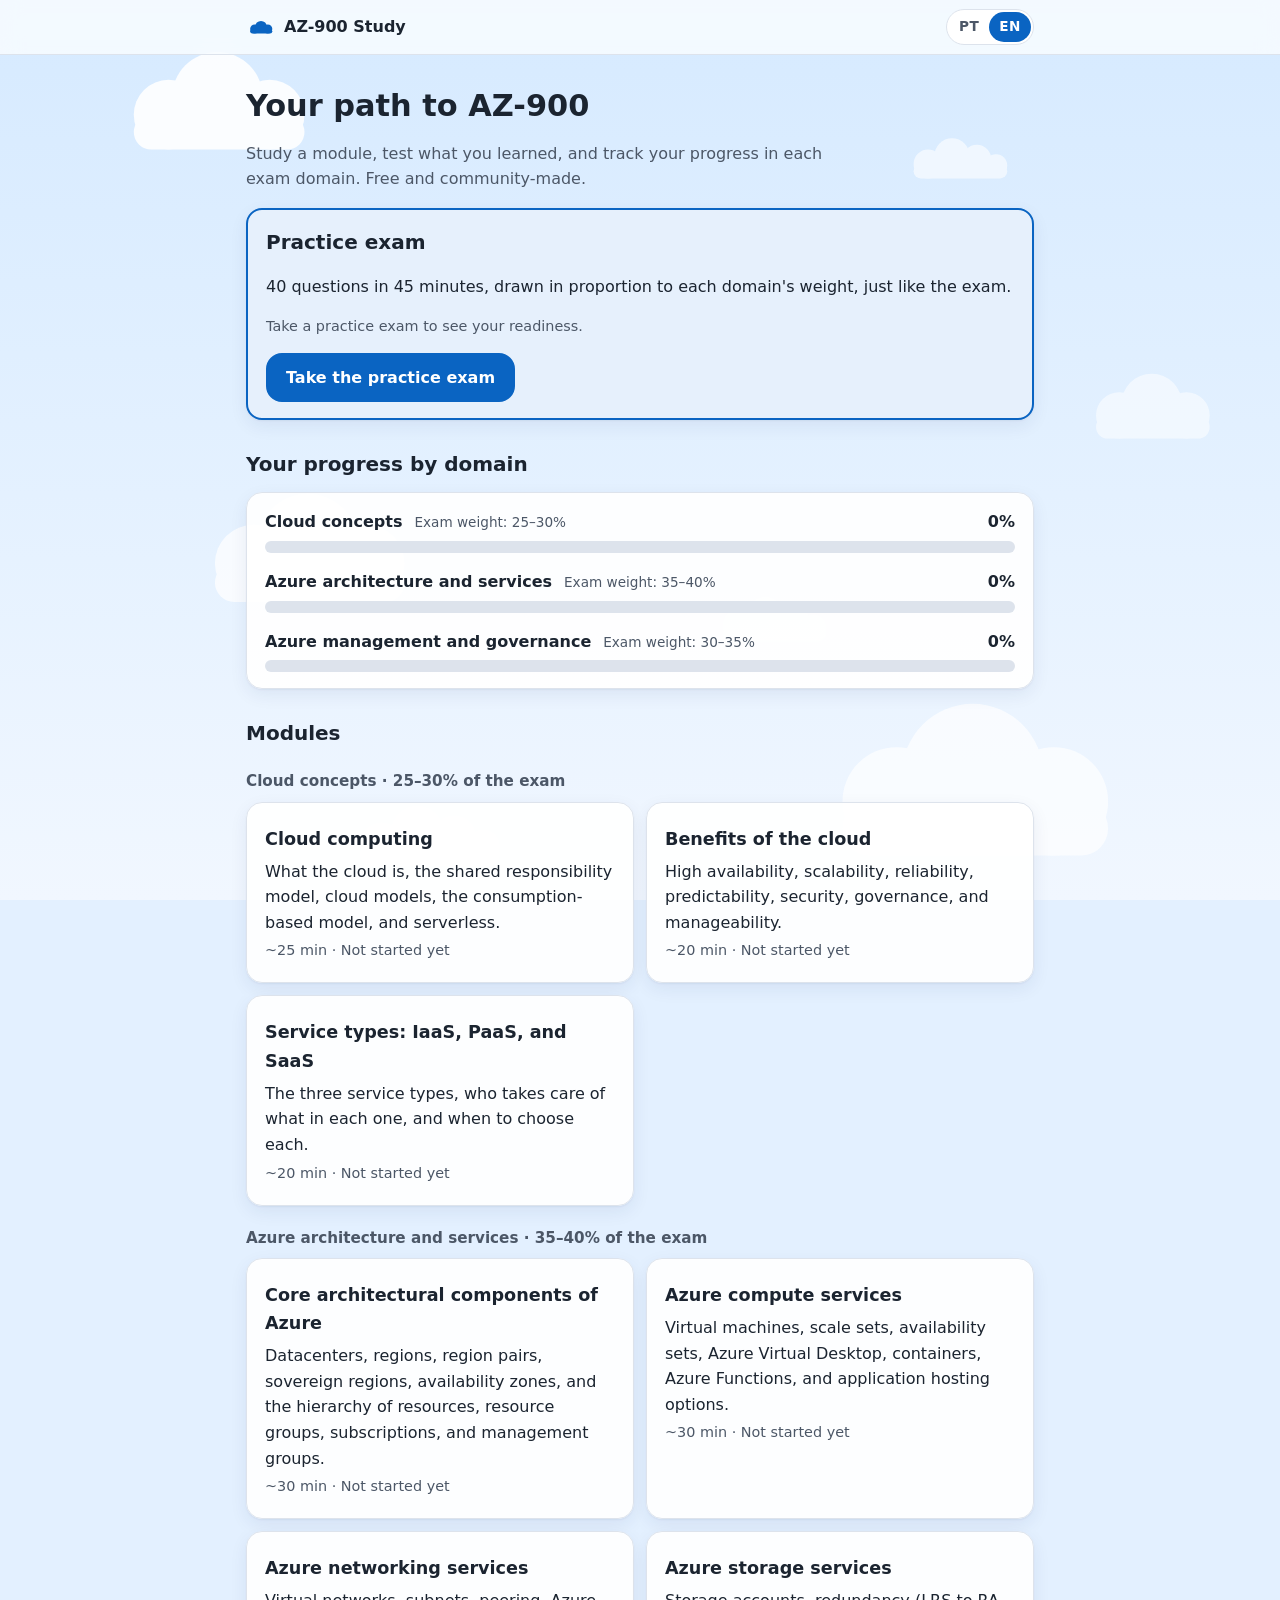
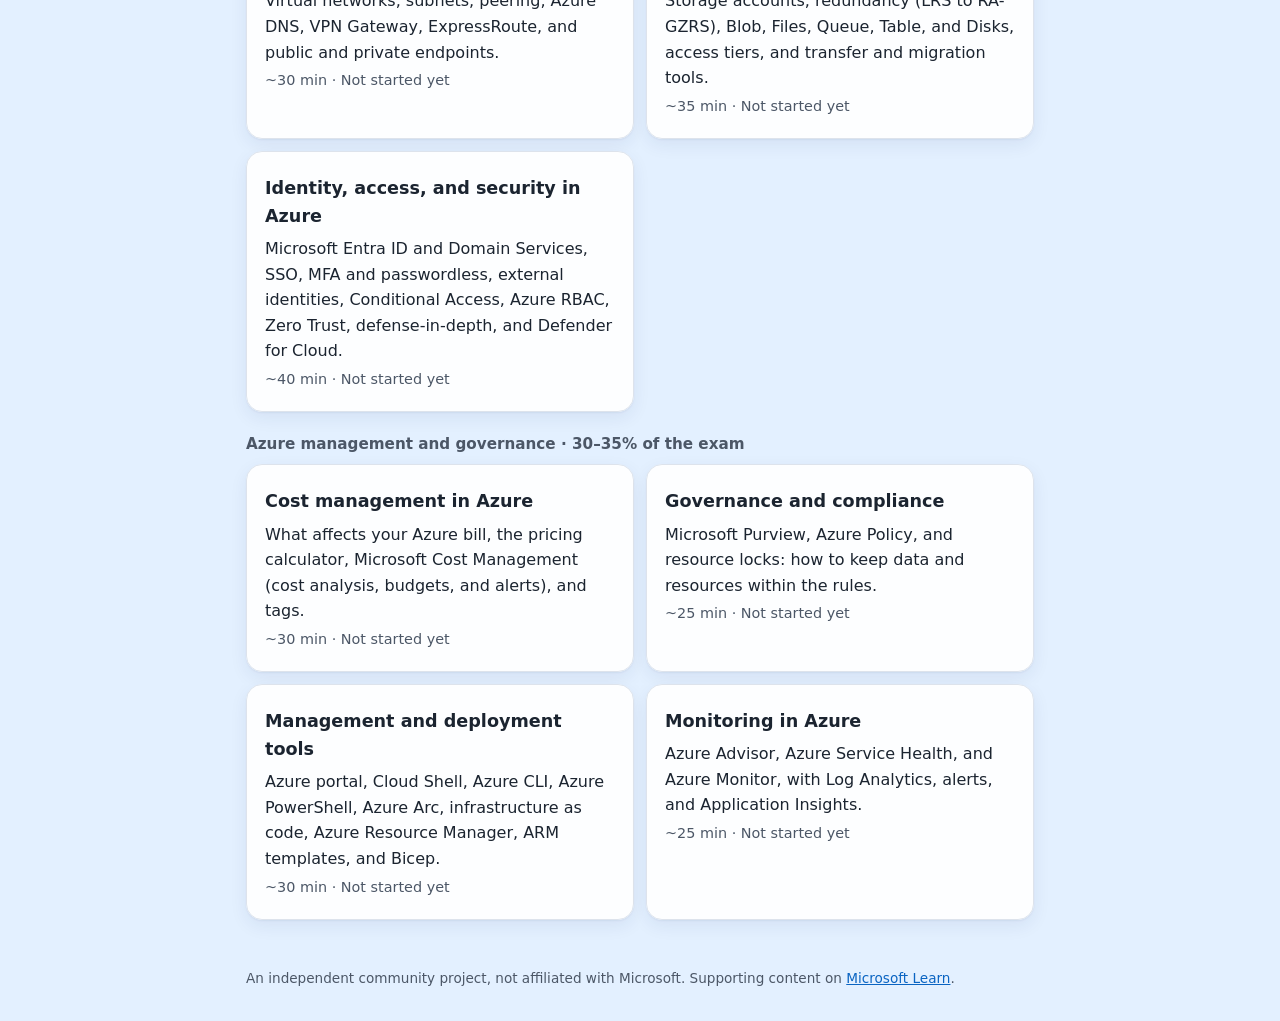
<file: index.html>
<!DOCTYPE html>
<html lang="pt-BR" data-titulo="titulo.home">
  <head>
    <meta charset="UTF-8" />
    <meta name="viewport" content="width=device-width, initial-scale=1" />
    <title>Estudo AZ-900</title>
    <script src="js/i18n.js"></script>
    <meta
      name="description"
      content="Ferramenta gratuita e aberta para estudar para a certificação Microsoft Azure Fundamentals (AZ-900)."
      data-i18n-content="meta.descricao"
    />
    <link rel="icon" href="favicon.svg" type="image/svg+xml" />
    <link rel="stylesheet" href="css/estilo.css" />
  </head>
  <body>
    <header class="topo">
      <div class="topo-conteudo">
        <a class="marca" href="index.html" data-i18n="marca"></a>
        <div class="idiomas"></div>
      </div>
    </header>

    <main id="conteudo" class="pagina">
      <section class="abertura">
        <h1 data-i18n="home.h1"></h1>
        <p data-i18n="home.abertura"></p>
      </section>

      <section class="cartao chamada-simulado" aria-labelledby="titulo-simulado">
        <h2 id="titulo-simulado" data-i18n="home.simuladoTitulo"></h2>
        <p data-i18n="home.simuladoTexto"></p>
        <div id="prontidao" class="prontidao">
          <p class="detalhe" data-i18n="prontidao.vazia"></p>
        </div>
        <div class="acoes">
          <a class="botao" href="simulado.html" data-i18n="home.simuladoBotao"></a>
        </div>
      </section>

      <section>
        <h2 data-i18n="home.progressoTitulo"></h2>
        <div id="dominios" class="cartao"></div>
      </section>

      <section>
        <h2 data-i18n="home.modulosTitulo"></h2>
        <div id="modulos"></div>
      </section>
    </main>

    <footer class="rodape">
      <span data-i18n="rodape.texto"></span>
      <a data-i18n="rodape.link" data-i18n-href="rodape.url" href="https://learn.microsoft.com/pt-br/credentials/certifications/resources/study-guides/az-900"></a>.
    </footer>

    <script src="js/comum.js"></script>
    <script src="js/progresso.js"></script>
    <script src="js/home.js"></script>
  </body>
</html>
</file>
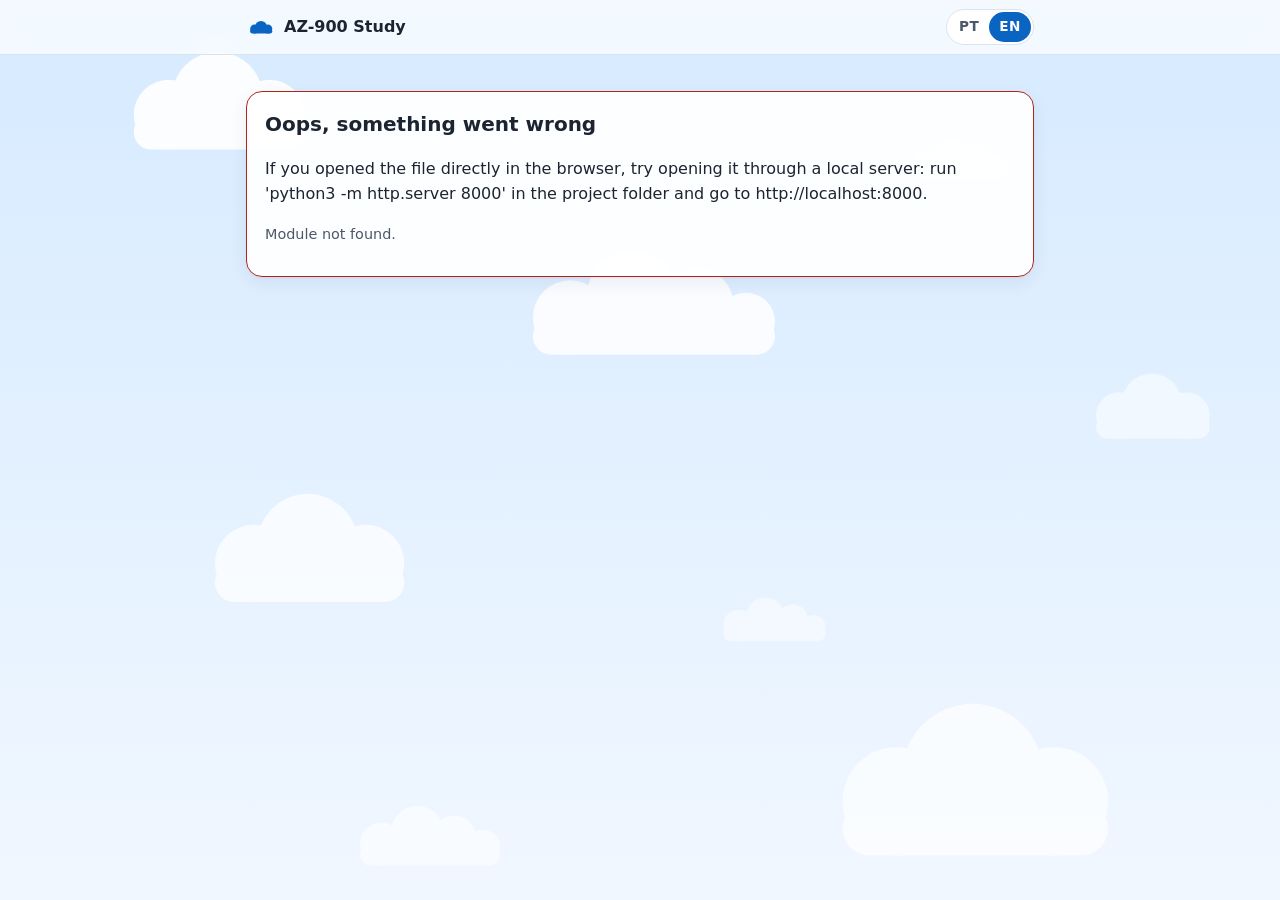
<file: modulo.html>
<!DOCTYPE html>
<html lang="pt-BR" data-titulo="titulo.modulo">
  <head>
    <meta charset="UTF-8" />
    <meta name="viewport" content="width=device-width, initial-scale=1" />
    <title>Estudo AZ-900</title>
    <script src="js/i18n.js"></script>
    <link rel="icon" href="favicon.svg" type="image/svg+xml" />
    <link rel="stylesheet" href="css/estilo.css" />
  </head>
  <body>
    <header class="topo">
      <div class="topo-conteudo">
        <a class="marca" href="index.html" data-i18n="marca"></a>
        <div class="idiomas"></div>
      </div>
    </header>

    <main id="conteudo" class="pagina">
      <p data-i18n="carregando"></p>
    </main>

    <script src="js/comum.js"></script>
    <script src="js/progresso.js"></script>
    <script src="js/modulo.js"></script>
  </body>
</html>
</file>
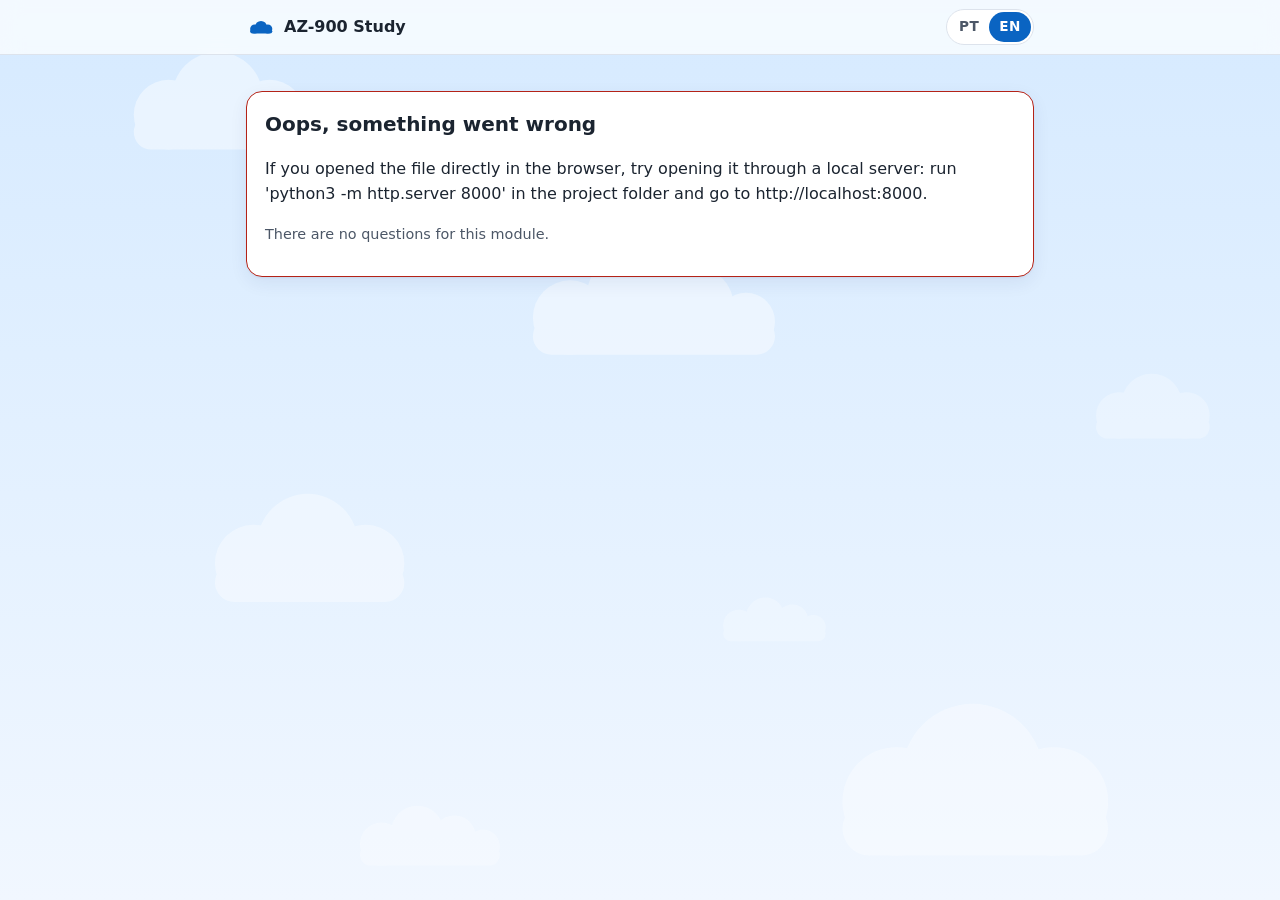
<file: quiz.html>
<!DOCTYPE html>
<html lang="pt-BR" data-titulo="titulo.quiz">
  <head>
    <meta charset="UTF-8" />
    <meta name="viewport" content="width=device-width, initial-scale=1" />
    <title>Estudo AZ-900</title>
    <script src="js/i18n.js"></script>
    <link rel="icon" href="favicon.svg" type="image/svg+xml" />
    <link rel="stylesheet" href="css/estilo.css" />
  </head>
  <body class="pagina-foco">
    <header class="topo">
      <div class="topo-conteudo">
        <a class="marca" href="index.html" data-i18n="marca"></a>
        <div class="idiomas"></div>
      </div>
    </header>

    <main id="conteudo" class="pagina">
      <p data-i18n="carregando"></p>
    </main>

    <script src="js/comum.js"></script>
    <script src="js/progresso.js"></script>
    <script src="js/quiz.js"></script>
  </body>
</html>
</file>
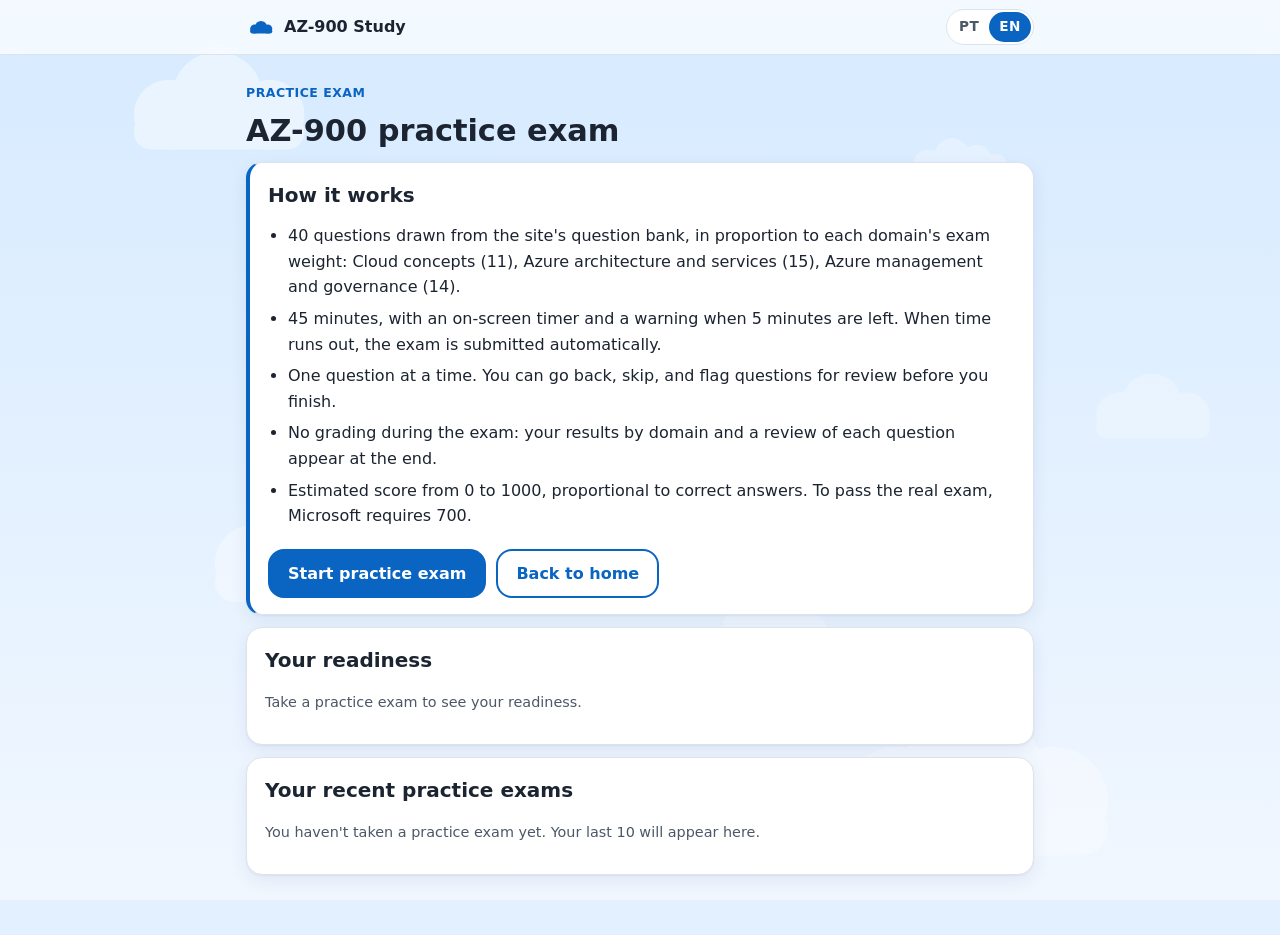
<file: simulado.html>
<!DOCTYPE html>
<html lang="pt-BR" data-titulo="titulo.simulado">
  <head>
    <meta charset="UTF-8" />
    <meta name="viewport" content="width=device-width, initial-scale=1" />
    <title>Estudo AZ-900</title>
    <script src="js/i18n.js"></script>
    <link rel="icon" href="favicon.svg" type="image/svg+xml" />
    <link rel="stylesheet" href="css/estilo.css" />
  </head>
  <body class="pagina-foco">
    <header class="topo">
      <div class="topo-conteudo">
        <a class="marca" href="index.html" data-i18n="marca"></a>
        <div class="idiomas"></div>
      </div>
    </header>

    <main id="conteudo" class="pagina">
      <p data-i18n="carregando"></p>
    </main>

    <script src="js/comum.js"></script>
    <script src="js/progresso.js"></script>
    <script src="js/simulado.js"></script>
  </body>
</html>
</file>
<file: css/estilo.css>
/* Cores e tamanhos ficam todos aqui, em variáveis. Para mudar o visual, mexa só neste bloco. */
:root {
  --fundo: #e3f0ff;
  --superficie: #ffffff;
  --superficie-cartao: rgba(255, 255, 255, 0.92);
  --vidro: rgba(255, 255, 255, 0.72);
  --sombra: 0 1px 2px rgba(16, 48, 96, 0.06), 0 6px 18px rgba(16, 48, 96, 0.07);
  --sombra-elevada: 0 2px 4px rgba(16, 48, 96, 0.08), 0 12px 28px rgba(16, 48, 96, 0.12);
  --texto: #1b2430;
  --texto-suave: #4c5767;
  --borda: #dde3ec;
  --destaque: #0a64c2;
  --destaque-texto: #ffffff;
  --certo: #1b7f4b;
  --certo-fundo: #e3f4ea;
  --erro: #b42318;
  --erro-fundo: #fdeae8;
  --destaque-fundo: #e6f0fc;
  --alerta: #9a5b00;
  --alerta-fundo: #fff4e0;
  --raio: 16px;

  /* Céu animado (camada de fundo criada por js/comum.js) */
  --ceu: linear-gradient(180deg, #d6eaff 0%, #e4f1ff 55%, #f1f7ff 100%);
  --nuvem-a: url("data:image/svg+xml,%3Csvg xmlns='http://www.w3.org/2000/svg' viewBox='0 0 132 62'%3E%3Cg fill='%23fff'%3E%3Ccircle cx='38' cy='40' r='20'/%3E%3Ccircle cx='66' cy='30' r='26'/%3E%3Ccircle cx='96' cy='40' r='20'/%3E%3Crect x='18' y='40' width='98' height='20' rx='10'/%3E%3C/g%3E%3C/svg%3E");
  --nuvem-b: url("data:image/svg+xml,%3Csvg xmlns='http://www.w3.org/2000/svg' viewBox='0 0 160 56'%3E%3Cg fill='%23fff'%3E%3Ccircle cx='40' cy='36' r='18'/%3E%3Ccircle cx='70' cy='26' r='22'/%3E%3Ccircle cx='101' cy='30' r='18'/%3E%3Ccircle cx='125' cy='38' r='14'/%3E%3Crect x='22' y='36' width='117' height='18' rx='9'/%3E%3C/g%3E%3C/svg%3E");
  --brilho-nuvens: 1; /* multiplica a opacidade de cada nuvem */
  --intensidade: 1; /* menor nas páginas de quiz/simulado */
  --icone-nuvem: url("data:image/svg+xml,%3Csvg xmlns='http://www.w3.org/2000/svg' viewBox='0 0 132 62'%3E%3Cg fill='%230a64c2'%3E%3Ccircle cx='38' cy='40' r='20'/%3E%3Ccircle cx='66' cy='30' r='26'/%3E%3Ccircle cx='96' cy='40' r='20'/%3E%3Crect x='18' y='40' width='98' height='20' rx='10'/%3E%3C/g%3E%3C/svg%3E");
}

/* Modo escuro automático, conforme a configuração do aparelho. */
@media (prefers-color-scheme: dark) {
  :root {
    --fundo: #0a152c;
    --superficie: #17212e;
    --superficie-cartao: rgba(23, 33, 46, 0.92);
    --vidro: rgba(15, 24, 38, 0.72);
    --sombra: 0 1px 2px rgba(0, 0, 0, 0.3), 0 6px 18px rgba(0, 0, 0, 0.25);
    --sombra-elevada: 0 2px 4px rgba(0, 0, 0, 0.35), 0 12px 28px rgba(0, 0, 0, 0.35);
    --texto: #e6ebf2;
    --texto-suave: #9aa6b6;
    --borda: #2a3748;
    --destaque: #4da3ff;
    --destaque-texto: #0b1420;
    --certo: #5fd49a;
    --certo-fundo: #123324;
    --erro: #ff8a80;
    --erro-fundo: #3a1a18;
    --destaque-fundo: #12263d;
    --alerta: #ffc266;
    --alerta-fundo: #3a2a10;

    --ceu: linear-gradient(180deg, #081329 0%, #0c1a33 60%, #0f1d38 100%);
    --nuvem-a: url("data:image/svg+xml,%3Csvg xmlns='http://www.w3.org/2000/svg' viewBox='0 0 132 62'%3E%3Cg fill='%239bbcff'%3E%3Ccircle cx='38' cy='40' r='20'/%3E%3Ccircle cx='66' cy='30' r='26'/%3E%3Ccircle cx='96' cy='40' r='20'/%3E%3Crect x='18' y='40' width='98' height='20' rx='10'/%3E%3C/g%3E%3C/svg%3E");
    --nuvem-b: url("data:image/svg+xml,%3Csvg xmlns='http://www.w3.org/2000/svg' viewBox='0 0 160 56'%3E%3Cg fill='%239bbcff'%3E%3Ccircle cx='40' cy='36' r='18'/%3E%3Ccircle cx='70' cy='26' r='22'/%3E%3Ccircle cx='101' cy='30' r='18'/%3E%3Ccircle cx='125' cy='38' r='14'/%3E%3Crect x='22' y='36' width='117' height='18' rx='9'/%3E%3C/g%3E%3C/svg%3E");
    --brilho-nuvens: 0.16; /* nuvens noturnas bem discretas */
    --icone-nuvem: url("data:image/svg+xml,%3Csvg xmlns='http://www.w3.org/2000/svg' viewBox='0 0 132 62'%3E%3Cg fill='%234da3ff'%3E%3Ccircle cx='38' cy='40' r='20'/%3E%3Ccircle cx='66' cy='30' r='26'/%3E%3Ccircle cx='96' cy='40' r='20'/%3E%3Crect x='18' y='40' width='98' height='20' rx='10'/%3E%3C/g%3E%3C/svg%3E");
  }
}

* {
  box-sizing: border-box;
}

body {
  margin: 0;
  background: var(--fundo);
  color: var(--texto);
  font-family: system-ui, -apple-system, "Segoe UI", Roboto, sans-serif;
  line-height: 1.6;
}

/* Links de texto seguem a cor de destaque (legível também no modo escuro). */
a {
  color: var(--destaque);
}

.topo {
  border-bottom: 1px solid var(--borda);
  background: var(--superficie);
}

/* Conteúdo sempre acima do céu */
.topo,
.pagina,
.rodape {
  position: relative;
  z-index: 1;
}

/* Cabeçalho levemente fosco quando o navegador suporta; senão, sólido. */
@supports ((backdrop-filter: blur(1px)) or (-webkit-backdrop-filter: blur(1px))) {
  .topo {
    background: var(--vidro);
    -webkit-backdrop-filter: blur(10px) saturate(1.2);
    backdrop-filter: blur(10px) saturate(1.2);
  }
}

/* ---------- Céu com nuvens flutuando ---------- */
.ceu {
  position: fixed;
  inset: 0;
  z-index: 0;
  overflow: hidden;
  pointer-events: none;
  background: var(--ceu);
}

.nuvem {
  position: absolute;
  left: 0;
  top: var(--y);
  width: var(--w);
  aspect-ratio: 132 / 62;
  background: var(--nuvem-a) center / contain no-repeat;
  opacity: calc(var(--o) * var(--brilho-nuvens) * var(--intensidade));
  /* Posição parada (usada quando a animação está desligada) */
  transform: translateX(var(--x));
  animation: deriva var(--t) linear var(--atraso) infinite;
}

.nuvem.b {
  aspect-ratio: 160 / 56;
  background-image: var(--nuvem-b);
}

/* Entra totalmente pela esquerda e sai totalmente pela direita: o laço não "pula". */
@keyframes deriva {
  from {
    transform: translateX(-100%);
  }
  to {
    transform: translateX(100vw);
  }
}

/* Camadas: longe = pequenas, claras e lentas; perto = grandes e mais rápidas.
   O atraso negativo já começa cada nuvem no meio do caminho. */
.n1 { --y: 5%;  --w: clamp(140px, 18vw, 260px); --o: 0.9;  --t: 95s;  --atraso: -20s;  --x: 8vw; }
.n2 { --y: 15%; --w: clamp(90px, 10vw, 150px);  --o: 0.6;  --t: 170s; --atraso: -115s; --x: 70vw; }
.n3 { --y: 27%; --w: clamp(180px, 26vw, 360px); --o: 0.85; --t: 70s;  --atraso: -40s;  --x: 38vw; }
.n4 { --y: 41%; --w: clamp(100px, 12vw, 170px); --o: 0.55; --t: 150s; --atraso: -125s; --x: 84vw; }
.n5 { --y: 54%; --w: clamp(150px, 20vw, 280px); --o: 0.75; --t: 110s; --atraso: -30s;  --x: 14vw; }
.n6 { --y: 66%; --w: clamp(90px, 11vw, 160px);  --o: 0.5;  --t: 180s; --atraso: -95s;  --x: 55vw; }
.n7 { --y: 77%; --w: clamp(200px, 28vw, 400px); --o: 0.7;  --t: 80s;  --atraso: -58s;  --x: 62vw; }
.n8 { --y: 89%; --w: clamp(120px, 15vw, 220px); --o: 0.6;  --t: 130s; --atraso: -10s;  --x: 26vw; }

/* Estrelas: só no modo escuro, piscando bem devagar (só opacidade). */
.estrelas {
  display: none;
  position: absolute;
  inset: 0 0 35% 0;
}

@media (prefers-color-scheme: dark) {
  .estrelas {
    display: block;
    opacity: calc(0.6 * var(--intensidade));
    animation: brilho 7s ease-in-out infinite alternate;
  }

  .estrelas.e1 {
    background:
      radial-gradient(circle 1.2px at 8% 12%, #dfe9ff 99%, transparent),
      radial-gradient(circle 1px at 22% 38%, #dfe9ff 99%, transparent),
      radial-gradient(circle 1.4px at 37% 8%, #dfe9ff 99%, transparent),
      radial-gradient(circle 1px at 51% 30%, #dfe9ff 99%, transparent),
      radial-gradient(circle 1.2px at 66% 16%, #dfe9ff 99%, transparent),
      radial-gradient(circle 1px at 79% 44%, #dfe9ff 99%, transparent),
      radial-gradient(circle 1.4px at 92% 10%, #dfe9ff 99%, transparent);
  }

  .estrelas.e2 {
    animation-duration: 11s;
    animation-delay: -5s;
    background:
      radial-gradient(circle 1px at 14% 26%, #c9dbff 99%, transparent),
      radial-gradient(circle 1.3px at 30% 58%, #c9dbff 99%, transparent),
      radial-gradient(circle 1px at 45% 20%, #c9dbff 99%, transparent),
      radial-gradient(circle 1.2px at 59% 52%, #c9dbff 99%, transparent),
      radial-gradient(circle 1px at 73% 6%, #c9dbff 99%, transparent),
      radial-gradient(circle 1.2px at 86% 34%, #c9dbff 99%, transparent),
      radial-gradient(circle 1px at 97% 62%, #c9dbff 99%, transparent);
  }
}

@keyframes brilho {
  from {
    opacity: calc(0.25 * var(--intensidade));
  }
  to {
    opacity: calc(0.8 * var(--intensidade));
  }
}

/* Quiz e simulado: céu mais calmo e cartões sólidos para não distrair. */
.pagina-foco {
  --intensidade: 0.5;
  --superficie-cartao: var(--superficie);
}

/* Movimento reduzido: nuvens e estrelas paradas. */
@media (prefers-reduced-motion: reduce) {
  .nuvem,
  .estrelas {
    animation: none;
  }
}

/* Linha do cabeçalho: marca à esquerda, seletor de idioma à direita */
.topo-conteudo {
  display: flex;
  align-items: center;
  justify-content: space-between;
  gap: 12px;
  max-width: 820px;
  margin: 0 auto;
  padding: 0 16px;
}

.marca {
  display: flex;
  align-items: center;
  gap: 8px;
  min-width: 0;
  padding: 14px 0;
  font-weight: 700;
  color: var(--texto);
  text-decoration: none;
}

/* Seletor de idioma PT | EN */
.idiomas {
  display: inline-flex;
  flex: none;
  min-width: 84px; /* reserva o espaço antes dos botões aparecerem */
  min-height: 34px;
  padding: 2px;
  border: 1px solid var(--borda);
  border-radius: 999px;
  background: var(--superficie);
}

.idioma {
  min-width: 40px;
  min-height: 30px;
  padding: 0 10px;
  border: 0;
  border-radius: 999px;
  background: transparent;
  color: var(--texto-suave);
  font: inherit;
  font-size: 0.85rem;
  font-weight: 700;
  letter-spacing: 0.04em;
  cursor: pointer;
}

.idioma:hover {
  color: var(--texto);
}

.idioma[aria-pressed="true"] {
  background: var(--destaque);
  color: var(--destaque-texto);
}

.idioma:focus-visible {
  outline: 3px solid var(--destaque);
  outline-offset: 2px;
}

/* Pequena nuvem ao lado do título */
.marca::before {
  content: "";
  width: 30px;
  aspect-ratio: 132 / 62;
  background: var(--icone-nuvem) center / contain no-repeat;
  flex: none;
}

.pagina {
  max-width: 820px;
  margin: 0 auto;
  padding: 24px 16px 48px;
}

h1 {
  font-size: 1.9rem;
  line-height: 1.25;
  margin: 8px 0 12px;
}

h2 {
  font-size: 1.25rem;
  margin: 28px 0 12px;
}

h3 {
  font-size: 1.1rem;
  margin: 6px 0;
}

h4 {
  font-size: 1.1rem;
  margin: 6px 0;
}

/* Grupo de módulos de um domínio, na página inicial */
.grupo {
  margin-top: 20px;
}

.grupo-titulo {
  margin: 0 0 8px;
  color: var(--texto-suave);
  font-size: 0.95rem;
  font-weight: 600;
}

/* Listas dentro dos cartões de módulo */
.lista {
  margin: 8px 0 0;
  padding-left: 1.25em;
}

.lista li {
  margin: 6px 0;
}

.cartao.objetivos {
  border-left: 4px solid var(--destaque);
}

.abertura p {
  color: var(--texto-suave);
  max-width: 60ch;
}

.cartao {
  background: var(--superficie-cartao);
  border: 1px solid var(--borda);
  border-radius: var(--raio);
  box-shadow: var(--sombra);
  padding: 16px 18px;
  margin: 12px 0;
}

.cartao h2 {
  margin-top: 0;
}

.grade {
  display: grid;
  gap: 12px;
}

a.modulo {
  display: block;
  color: inherit;
  text-decoration: none;
  margin: 0;
  transition: transform 0.2s ease, box-shadow 0.2s ease, border-color 0.2s ease;
}

a.modulo:hover,
a.modulo:focus-visible {
  border-color: var(--destaque);
  box-shadow: var(--sombra-elevada);
  transform: translateY(-3px);
}

@media (prefers-reduced-motion: reduce) {
  a.modulo {
    transition: none;
  }

  a.modulo:hover,
  a.modulo:focus-visible {
    transform: none;
  }
}

a.modulo p {
  margin: 4px 0;
}

.etiqueta {
  display: inline-block;
  font-size: 0.78rem;
  font-weight: 600;
  color: var(--destaque);
  text-transform: uppercase;
  letter-spacing: 0.04em;
}

.detalhe {
  font-size: 0.9rem;
  color: var(--texto-suave);
}

/* Barras de progresso */
.dominio + .dominio {
  margin-top: 16px;
}

.dominio-topo {
  display: flex;
  flex-wrap: wrap;
  gap: 4px 12px;
  align-items: baseline;
  margin-bottom: 6px;
}

.dominio-topo .peso {
  font-size: 0.85rem;
  color: var(--texto-suave);
}

.dominio-topo .percentual {
  margin-left: auto;
  font-weight: 700;
}

.barra {
  height: 12px;
  background: var(--borda);
  border-radius: 999px;
  overflow: hidden;
}

.barra-preenchida {
  height: 100%;
  background: var(--destaque);
  border-radius: 999px;
  transition: width 0.6s ease;
}

/* Botões e links com aparência de botão */
.acoes {
  display: flex;
  flex-wrap: wrap;
  gap: 10px;
  margin-top: 20px;
}

.botao {
  display: inline-block;
  padding: 10px 18px;
  border: 2px solid var(--destaque);
  border-radius: var(--raio);
  background: var(--destaque);
  color: var(--destaque-texto);
  font: inherit;
  font-weight: 600;
  text-decoration: none;
  cursor: pointer;
}

.botao.secundario {
  background: transparent;
  color: var(--destaque);
}

.botao:hover,
.botao:focus-visible {
  filter: brightness(1.1);
}

/* Quiz */
.opcoes {
  display: grid;
  gap: 10px;
  margin-top: 16px;
}

.opcao {
  text-align: left;
  padding: 12px 14px;
  border: 2px solid var(--borda);
  border-radius: var(--raio);
  background: var(--superficie);
  color: var(--texto);
  font: inherit;
  cursor: pointer;
}

.opcao:hover:not(:disabled),
.opcao:focus-visible {
  border-color: var(--destaque);
}

.opcao:disabled {
  cursor: default;
}

.opcao.certa {
  border-color: var(--certo);
  background: var(--certo-fundo);
}

.opcao.errada {
  border-color: var(--erro);
  background: var(--erro-fundo);
}

.retorno {
  margin-top: 16px;
}

.retorno .botao {
  display: block;
  margin-top: 14px;
}

.resultado {
  text-align: center;
}

.nota {
  font-size: 3rem;
  font-weight: 800;
  margin: 8px 0;
  color: var(--destaque);
}

.resultado .acoes {
  justify-content: center;
}

.erro {
  border-color: var(--erro);
}

.rodape {
  max-width: 820px;
  margin: 0 auto;
  padding: 0 16px 32px;
  font-size: 0.85rem;
  color: var(--texto-suave);
}

.rodape a {
  color: var(--destaque);
}

/* Chamada do simulado e prontidão, na página inicial */
.chamada-simulado {
  border: 2px solid var(--destaque);
  background: var(--destaque-fundo);
}

.chamada-simulado .acoes {
  margin-top: 14px;
}

.prontidao .barra {
  margin: 6px 0;
}

.prontidao-linha {
  font-weight: 700;
  margin: 8px 0 4px;
}

/* Simulado: barra com contador e cronômetro */
.barra-simulado {
  position: sticky;
  top: 0;
  z-index: 2;
  display: flex;
  flex-wrap: wrap;
  gap: 4px 16px;
  align-items: center;
  padding: 10px 14px;
  margin: 0 0 8px;
  background: var(--superficie);
  border: 1px solid var(--borda);
  border-radius: var(--raio);
}

.barra-simulado .respondidas {
  color: var(--texto-suave);
  font-size: 0.9rem;
}

.cronometro {
  margin-left: auto;
  font-weight: 700;
  font-variant-numeric: tabular-nums;
}

.cronometro.alerta {
  color: var(--erro);
}

.aviso {
  padding: 10px 14px;
  border-radius: var(--raio);
  background: var(--alerta-fundo);
  color: var(--alerta);
  font-weight: 600;
}

.alerta-texto {
  color: var(--alerta);
  font-weight: 600;
}

.opcao.selecionada {
  border-color: var(--destaque);
  background: var(--destaque-fundo);
  font-weight: 600;
}

button.botao:disabled {
  opacity: 0.45;
  cursor: default;
  filter: none;
}

/* Navegador de questões */
.navegador {
  display: grid;
  grid-template-columns: repeat(auto-fill, minmax(48px, 1fr));
  gap: 6px;
}

.nav-item {
  min-height: 40px;
  padding: 4px;
  border: 2px solid var(--borda);
  border-radius: 8px;
  background: var(--superficie);
  color: var(--texto);
  font: inherit;
  font-size: 0.9rem;
  cursor: pointer;
}

.nav-item.respondida {
  background: var(--destaque);
  border-color: var(--destaque);
  color: var(--destaque-texto);
}

.nav-item.marcada {
  border-color: var(--alerta);
}

.nav-item.atual {
  outline: 3px solid var(--texto);
  outline-offset: 1px;
}

/* Resultado do simulado */
.nota-escala {
  font-size: 1.2rem;
  font-weight: 600;
  color: var(--texto-suave);
}

.situacao {
  display: inline-block;
  padding: 2px 12px;
  border-radius: 999px;
  font-weight: 700;
}

.situacao.aprovado {
  background: var(--certo-fundo);
  color: var(--certo);
}

.situacao.ainda-nao {
  background: var(--erro-fundo);
  color: var(--erro);
}

.dominio.fraco .barra-preenchida {
  background: var(--erro);
}

.selo-fraco {
  font-size: 0.75rem;
  font-weight: 700;
  padding: 1px 8px;
  border-radius: 999px;
  background: var(--erro-fundo);
  color: var(--erro);
}

.filtros {
  display: flex;
  flex-wrap: wrap;
  gap: 8px;
  margin-bottom: 12px;
}

.filtro {
  padding: 6px 12px;
  border: 2px solid var(--borda);
  border-radius: 999px;
  background: var(--superficie);
  color: var(--texto);
  font: inherit;
  cursor: pointer;
}

.filtro[aria-pressed="true"] {
  border-color: var(--destaque);
  background: var(--destaque-fundo);
  font-weight: 600;
}

.item-revisao {
  border-left: 4px solid var(--borda);
  padding: 8px 0 8px 14px;
  margin: 14px 0;
}

.item-revisao.acerto {
  border-left-color: var(--certo);
}

.item-revisao.falha {
  border-left-color: var(--erro);
}

.item-revisao p {
  margin: 4px 0;
}

.resposta-certa {
  color: var(--certo);
  font-weight: 600;
}

.resposta-errada {
  color: var(--erro);
  font-weight: 600;
}

/* Histórico dos simulados */
.tabela-rolagem {
  overflow-x: auto;
}

.tabela {
  width: 100%;
  border-collapse: collapse;
  font-size: 0.9rem;
}

.tabela th,
.tabela td {
  padding: 6px 8px;
  border-bottom: 1px solid var(--borda);
  text-align: left;
  white-space: nowrap;
}

.tabela th {
  color: var(--texto-suave);
  font-weight: 600;
}

.tabela .numero {
  font-variant-numeric: tabular-nums;
}

.tabela .situacao {
  background: none;
  padding: 6px 8px;
  border-radius: 0;
}

@media (min-width: 640px) {
  .grade {
    grid-template-columns: repeat(2, 1fr);
  }
}
</file>
